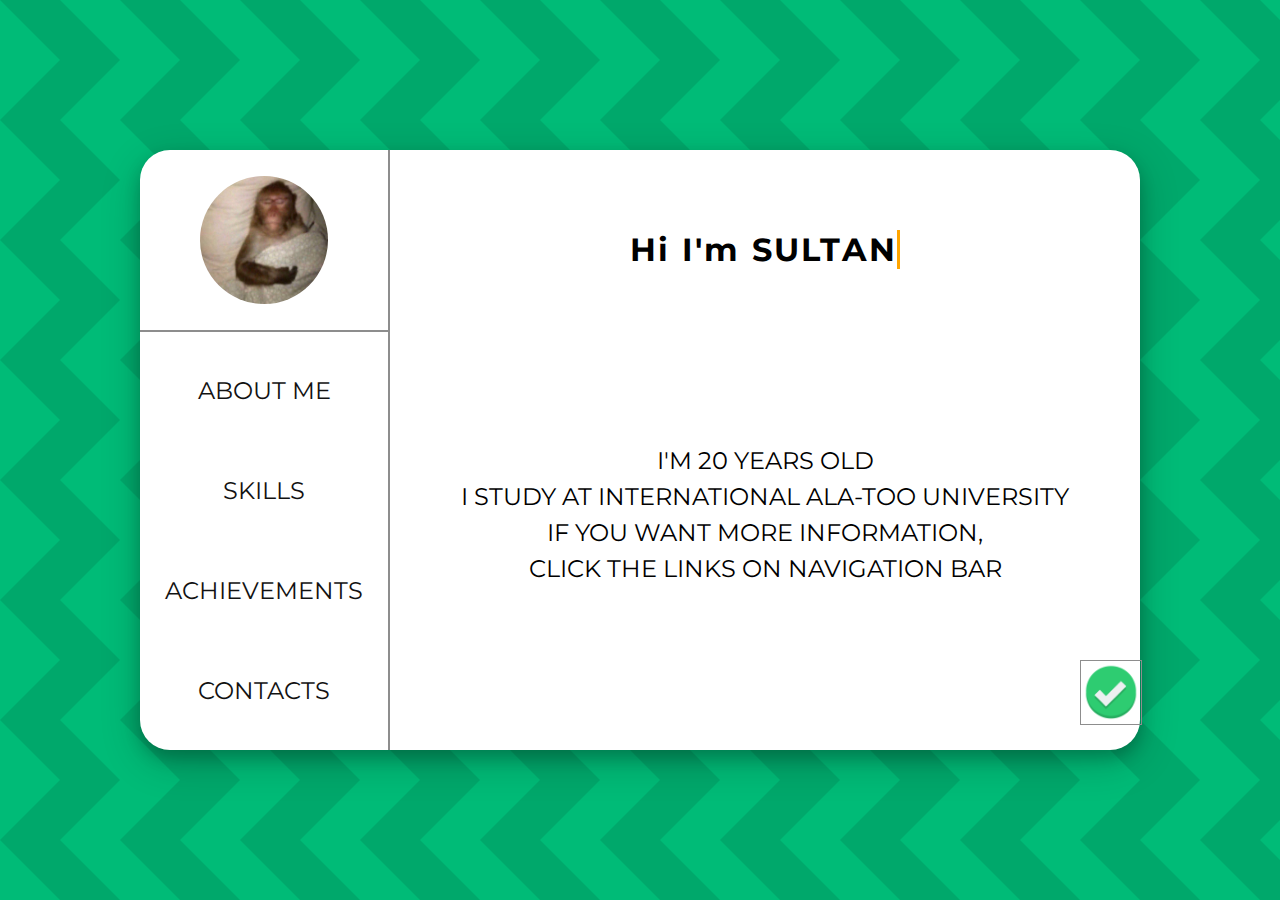
<file: index.html>
<!DOCTYPE html>
<html lang="en">
<head>
    <meta charset="UTF-8">
    <meta http-equiv="X-UA-Compatible" content="IE=edge">
    <meta name="viewport" content="width=device-width, initial-scale=1.0">
    <link rel="stylesheet" href="css/style.css">
    <link rel="preconnect" href="https://fonts.googleapis.com">
    <link rel="preconnect" href="https://fonts.gstatic.com" crossorigin>
    <link href="https://fonts.googleapis.com/css2?family=Montserrat:ital,wght@0,100;0,200;0,300;0,400;0,500;0,600;0,700;1,100;1,200;1,300;1,400;1,500;1,600;1,700&display=swap" rel="stylesheet">
    <title>ZULTEN Portfolio</title>
</head>
<body>
    <div class="box-to-center-card" id='bground'>
        <div class="card-box">
            <div class="left-block">
                <div class="profile-photo">
                    <img src="images\monkey.jpg" alt="sultan photo" height="128px" width="128px" class="pfp">
                </div>
                <div class="nav-block">
                    <ul class="nav-links">
                        <li><a href="index.html">About me</a></li>
                        <li><a href="skills.html">Skills</a></li>
                        <li><a href="achievements.html">Achievements</a></li>
                        <li><a href="contacts.html">Contacts</a></li>
                    </ul>
                </div>
            </div>
            <div class="right-block">
                <div class="type-writer">
                    <h1>Hi I'm SULTAN</h1>
                </div>
                <div class="intro">
                    <p>I'm 20 years old</p>
                    <p>I study at International Ala-Too University</p>
                    <p>If you want more information,<br> click the links on navigation bar</p>
                </div>
                <div class="bottom-block">
                    <button onclick="Changebground()">
                        <img src="images\iiicon.png" alt="" height="60px">
                    </button>
                </div>
            </div>
        </div>
    </div>
    <script src="js/script.js"></script>
</body>
</html>
</file>
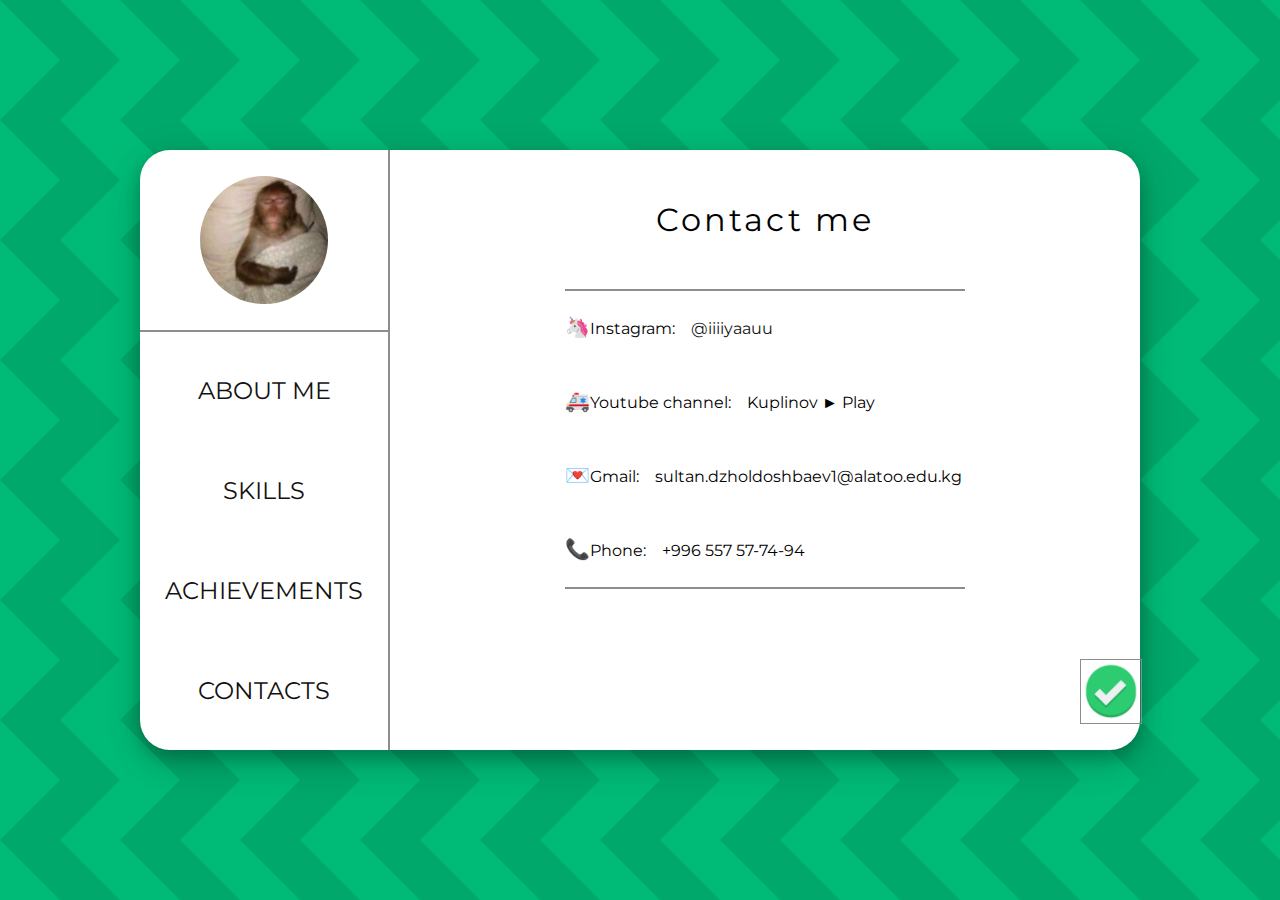
<file: contacts.html>
<!DOCTYPE html>
<html lang="en">
<head>
    <meta charset="UTF-8">
    <meta http-equiv="X-UA-Compatible" content="IE=edge">
    <meta name="viewport" content="width=device-width, initial-scale=1.0">
    <link rel="stylesheet" href="css/contactStyle.css">
    <link rel="preconnect" href="https://fonts.googleapis.com">
    <link rel="preconnect" href="https://fonts.gstatic.com" crossorigin>
    <link href="https://fonts.googleapis.com/css2?family=Montserrat:ital,wght@0,100;0,200;0,300;0,400;0,500;0,600;0,700;1,100;1,200;1,300;1,400;1,500;1,600;1,700&display=swap" rel="stylesheet">
    <title>ZULTEN Portfolio</title>
</head>
<body>
    <div class="box-to-center-card" id='bground'>
        <div class="card-box">
            <div class="left-block">
                <div class="profile-photo">
                    <img src="images\monkey.jpg" alt="sultan photo" height="128px" width="128px" class="pfp">
                </div>
                <div class="nav-block">
                    <ul class="nav-links">
                        <li><a href="index.html">About me</a></li>
                        <li><a href="skills.html">Skills</a></li>
                        <li><a href="achievements.html">Achievements</a></li>
                        <li><a href="contacts.html">Contacts</a></li>
                    </ul>
                </div>
            </div>
            <div class="right-block">
                <h1>Contact me</h1>
                <div class="contacts">
                    <ul role="list">
                        <li data-icon="🦄">Instagram:&emsp;<a href="https://www.instagram.com/iiiiyaauu/?next=%2F" target="_blank">@iiiiyaauu</a></li>
                        <li data-icon="🚑">Youtube channel:&emsp;Kuplinov ► Play</li>
                        <li data-icon="💌">Gmail:&emsp;sultan.dzholdoshbaev1@alatoo.edu.kg</li>
                        <li data-icon="📞">Phone:&emsp;+996 557 57-74-94</li>
                    </ul>
                </div>
                <div class="bottom-block">
                    <button onclick="Changebground()">
                        <img src="images\iiicon.png" alt="" height="60px">
                    </button>
                </div>
            </div>
        </div>
    </div>
    <script src="js/script.js"></script>
</body>
</html>
</file>
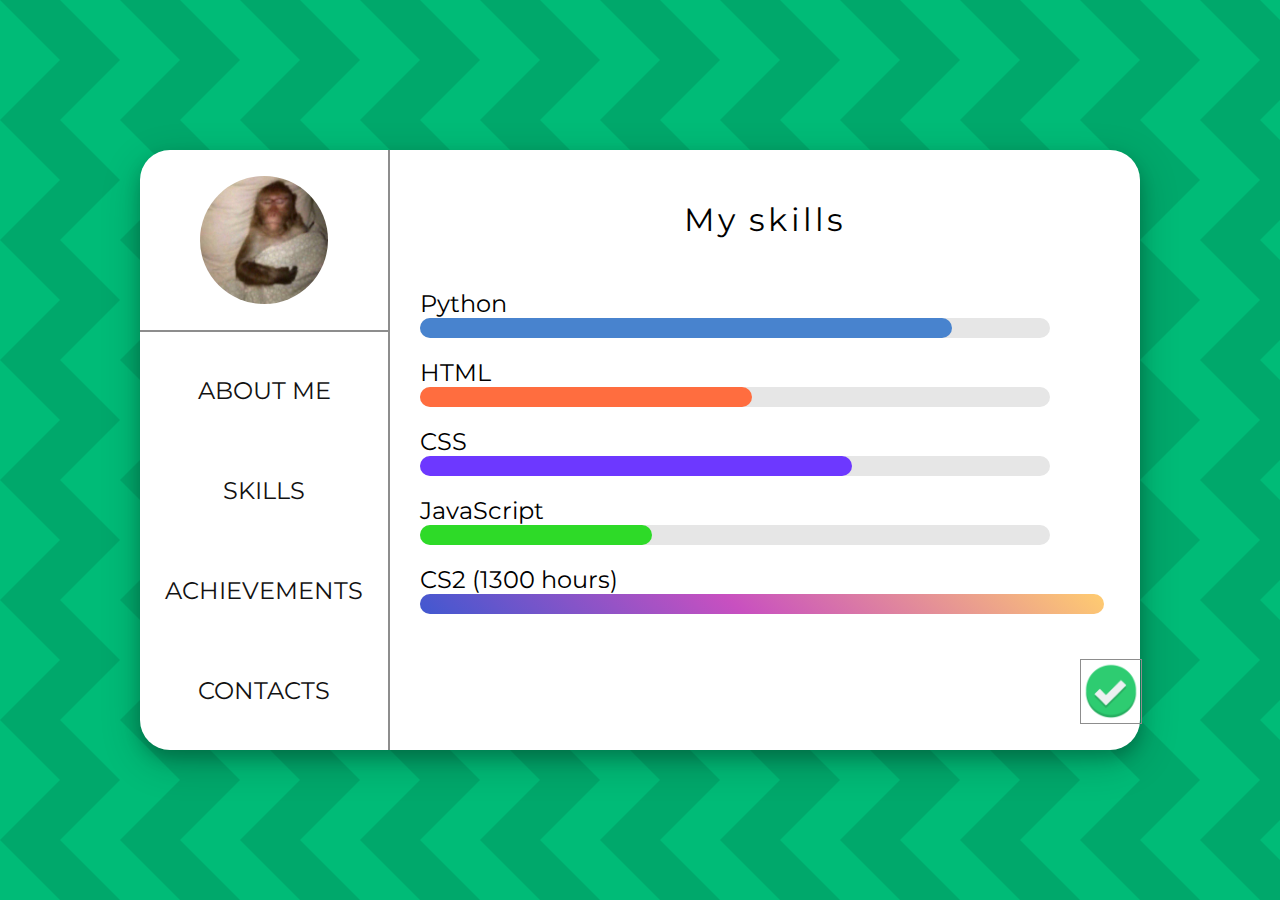
<file: skills.html>
<!DOCTYPE html>
<html lang="en">
<head>
    <meta charset="UTF-8">
    <meta http-equiv="X-UA-Compatible" content="IE=edge">
    <meta name="viewport" content="width=device-width, initial-scale=1.0">
    <link rel="stylesheet" href="css/skillsStyle.css">
    <link rel="preconnect" href="https://fonts.googleapis.com">
    <link rel="preconnect" href="https://fonts.gstatic.com" crossorigin>
    <link href="https://fonts.googleapis.com/css2?family=Montserrat:ital,wght@0,100;0,200;0,300;0,400;0,500;0,600;0,700;1,100;1,200;1,300;1,400;1,500;1,600;1,700&display=swap" rel="stylesheet">
    <title>ZULTEN Portfolio</title>
</head>
<body>
    <div class="box-to-center-card" id='bground'>
        <div class="card-box">
            <div class="left-block">
                <div class="profile-photo">
                    <img src="images\monkey.jpg" alt="sultan photo" height="128px" width="128px" class="pfp">
                </div>
                <div class="nav-block">
                    <ul class="nav-links">
                        <li><a href="index.html">About me</a></li>
                        <li><a href="skills.html">Skills</a></li>
                        <li><a href="achievements.html">Achievements</a></li>
                        <li><a href="contacts.html">Contacts</a></li>
                    </ul>
                </div>
            </div>
            <div class="right-block">
                <h1>My skills</h1>
                <ul class="skills-list">
                    <li>Python<div class="skill-bar first"><div class="first-progress"></div></div></li>
                    <li>HTML<div class="skill-bar second"><div class="second-progress"></div></div></li>
                    <li>CSS<div class="skill-bar third"><div class="third-progress"></div></div></li>
                    <li>JavaScript<div class="skill-bar fourth"><div class="fourth-progress"></div></div></li>
                    <li>CS2 (1300 hours)<div class="skill-bar fifth"><div class="fifth-progress"></div></div></li>
                </ul>
                <div class="bottom-block">
                    <button onclick="Changebground()">
                        <img src="images\iiicon.png" alt="" height="60px">
                    </button>
                </div>
            </div>
        </div>
    </div>
    <script src="js/script.js"></script>
</body>
</html>
</file>
<file: css/style.css>
* {
    margin: 0;
    padding: 0;
    box-sizing: border-box;
    font-family: 'Montserrat', sans-serif;
} 
body {
    background-color: #00bb77;
    background-image: url("data:image/svg+xml,%3Csvg xmlns='http://www.w3.org/2000/svg' width='120' height='120' viewBox='0 0 120 120'%3E%3Cpolygon fill='%23000' fill-opacity='.1' points='120 0 120 60 90 30 60 0 0 0 0 0 60 60 0 120 60 120 90 90 120 60 120 0'/%3E%3C/svg%3E");
}
.box-to-center-card {
    width: 100%;
    height: 100vh;
    display: flex;
    justify-content: center;
    align-items: center;
}
.box-to-center-card.xmas {
    background-image: url("../images/860.jpeg");
}
.card-box {
    width: 1000px;
    height: 600px;
    background-color: rgb(255, 255, 255);
    border-radius: 30px;
    box-shadow: 0 8px 16px 0 rgba(0, 0, 0, 0.2), 0 12px 40px 0 rgba(0, 0, 0, 0.2);
    display: flex;
}
.left-block {
    height: 600px;
    width: 250px;
    border-right: 2px solid #8d8d8d;
}
.profile-photo {
    display: flex;
    width: 100%;
    height: 180px;
    justify-content: center;
    align-items: center;
}
.profile-photo .pfp {
    border-radius: 50%;
}
.nav-block {
    width: 100%;
    height: 420px;
    display: flex;
    justify-content: center;
    align-items: center;
    border-top: 2px solid #8d8d8d;
}
.nav-links {
    list-style: none;
    text-align: center;
}
.nav-links a {
    text-transform: uppercase;
    font-size: 24px;
    text-decoration: none;
    color: #121212;
    line-height: 100px;
}
.nav-links a:hover {
    text-decoration: underline 2px;
}
.right-block {
    width: 750px;
    height: 600px;
    display: flex;
    align-items: center;
    justify-content: space-between;
    flex-direction: column;
}
.type-writer {
    width: 270px;
    margin-top: 80px;
}
.type-writer h1 {
    font-size: 32px;
    overflow: hidden; /* Ensures the content is not revealed until the animation */
    border-right: .1em solid orange; /* The typwriter cursor */
    white-space: nowrap; /* Keeps the content on a single line */
    margin: 0 auto; /* Gives that scrolling effect as the typing happens */
    letter-spacing: .07em; /* Adjust as needed */
    animation: 
        typing 1.5s steps(40, end),
        blink-caret .75s step-end infinite;
}
@keyframes typing {
    from { width: 0 }
    to { width: 100% }
}
@keyframes blink-caret {
    from, to { border-color: transparent }
    50% { border-color: orange; }
}
.intro {
    text-align: center;
    margin-top: 80px;
    font-size: 24px;
    text-transform: uppercase;
    line-height: 1.5em;
}
.bottom-block {
    height: 70px;
    width: 750px;
}
.bottom-block button{
    background: none;
    color: inherit;
    border: 1px solid #8d8d8d;
    position: relative;
    left: 690px;
    bottom: 20px;
}
.bottom-block button:hover {
    cursor: pointer;
}
</file>
<file: css/contactStyle.css>
* {
    margin: 0;
    padding: 0;
    box-sizing: border-box;
    font-family: 'Montserrat', sans-serif;
} 
body {
    background-color: #00bb77;
    background-image: url("data:image/svg+xml,%3Csvg xmlns='http://www.w3.org/2000/svg' width='120' height='120' viewBox='0 0 120 120'%3E%3Cpolygon fill='%23000' fill-opacity='.1' points='120 0 120 60 90 30 60 0 0 0 0 0 60 60 0 120 60 120 90 90 120 60 120 0'/%3E%3C/svg%3E");
}
.box-to-center-card {
    width: 100%;
    height: 100vh;
    display: flex;
    justify-content: center;
    align-items: center;
}
.box-to-center-card.xmas {
    background-image: url("../images/860.jpeg");
}
.card-box {
    width: 1000px;
    height: 600px;
    background-color: rgb(255, 255, 255);
    border-radius: 30px;
    box-shadow: 0 8px 16px 0 rgba(0, 0, 0, 0.2), 0 12px 40px 0 rgba(0, 0, 0, 0.2);
    display: flex;
}
.left-block {
    height: 600px;
    width: 250px;
    border-right: 2px solid #8d8d8d;
}
.profile-photo {
    display: flex;
    width: 100%;
    height: 180px;
    justify-content: center;
    align-items: center;
}
.profile-photo .pfp {
    border-radius: 50%;
}
.nav-block {
    width: 100%;
    height: 420px;
    display: flex;
    justify-content: center;
    align-items: center;
    border-top: 2px solid #8d8d8d;
}
.nav-links {
    list-style: none;
    text-align: center;
}
.nav-links a {
    text-transform: uppercase;
    font-size: 24px;
    text-decoration: none;
    color: #121212;
    line-height: 100px;
}
.nav-links a:hover {
    text-decoration: underline 2px;
}
.right-block {
    width: 750px;
    height: 600px;
}
.right-block h1 {
    text-align: center;
    margin: 50px 0;
    font-weight: 400;
    letter-spacing: 0.1em;
}
.contacts {
    height: 300px;
    width: 400px;
    border-top: 2px solid #8d8d8d;
    border-bottom: 2px solid #8d8d8d;
    margin: 0 auto;
    line-height: 4.5em;
}
.contacts ul {
    list-style: none;
}
.contacts ul li::before {
    content: attr(data-icon);
    font-size: 1.25em;
}
.contacts a {
    text-decoration: none;
    color: #121212;;
}
.bottom-block {
    height: 70px;
    width: 750px;
}
.bottom-block button{
    background: none;
    color: inherit;
    border: 1px solid #8d8d8d;
    position: relative;
    left: 690px;
    bottom: -70px;
}
.bottom-block button:hover {
    cursor: pointer;
}
</file>
<file: css/skillsStyle.css>
* {
    margin: 0;
    padding: 0;
    box-sizing: border-box;
    font-family: 'Montserrat', sans-serif;
} 
body {
    background-color: #00bb77;
    background-image: url("data:image/svg+xml,%3Csvg xmlns='http://www.w3.org/2000/svg' width='120' height='120' viewBox='0 0 120 120'%3E%3Cpolygon fill='%23000' fill-opacity='.1' points='120 0 120 60 90 30 60 0 0 0 0 0 60 60 0 120 60 120 90 90 120 60 120 0'/%3E%3C/svg%3E");
}

.box-to-center-card {
    width: 100%;
    height: 100vh;
    display: flex;
    justify-content: center;
    align-items: center;
}
.box-to-center-card.xmas {
    background-image: url("../images/860.jpeg");
}
.card-box {
    width: 1000px;
    height: 600px;
    background-color: rgb(255, 255, 255);
    border-radius: 30px;
    box-shadow: 0 8px 16px 0 rgba(0, 0, 0, 0.2), 0 12px 40px 0 rgba(0, 0, 0, 0.2);
    display: flex;
}
.left-block {
    height: 600px;
    width: 250px;
    border-right: 2px solid #8d8d8d;
}
.profile-photo {
    display: flex;
    width: 100%;
    height: 180px;
    justify-content: center;
    align-items: center;
}
.profile-photo .pfp {
    border-radius: 50%;
}
.nav-block {
    width: 100%;
    height: 420px;
    display: flex;
    justify-content: center;
    align-items: center;
    border-top: 2px solid #8d8d8d;
}
.nav-links {
    list-style: none;
    text-align: center;
}
.nav-links a {
    text-transform: uppercase;
    font-size: 24px;
    text-decoration: none;
    color: #121212;
    line-height: 100px;
}
.nav-links a:hover {
    text-decoration: underline 2px;
}
.right-block {
    width: 750px;
    height: 600px;
}
.right-block h1 {
    text-align: center;
    margin: 50px 0;
    font-weight: 400;
    letter-spacing: 0.1em;
}
.right-block .skills-list {
    list-style: none;
    margin-left: 30px;
}
.right-block .skills-list li {
    font-size: 24px;
    padding-bottom: 20px;
}
.right-block .skills-list .skill-bar {
    width: 630px;
    height: 20px;
    background-color: #e6e6e6;
    border-radius: 10px;
}
.skill-bar.first .first-progress {
    height: 20px;
    width: 0px;
    background-color: #4883ce;
    border-radius: 10px;
}
.skill-bar.second .second-progress {
    height: 20px;
    width: 0px;
    background-color: #ff6d3f;
    border-radius: 10px;
}
.skill-bar.third .third-progress {
    height: 20px;
    width: 0px;
    border-radius: 10px;
    background-color: #6d38ff;
}
.skill-bar.fourth .fourth-progress {
    height: 20px;
    width: 0px;
    border-radius: 10px;
    background-color: #2eda28;
}
.skill-bar.fifth .fifth-progress {
    height: 20px;
    width: 0px;
    border-radius: 10px;
    background-color: #4158D0;
    background-image: linear-gradient(43deg, #4158D0 0%, #C850C0 46%, #FFCC70 100%);
}
.bottom-block {
    height: 70px;
    width: 750px;
}
.bottom-block button{
    background: none;
    color: inherit;
    border: 1px solid #8d8d8d;
    position: relative;
    left: 690px;
    top: 25px;
}
.bottom-block button:hover {
    cursor: pointer;
}
</file>
